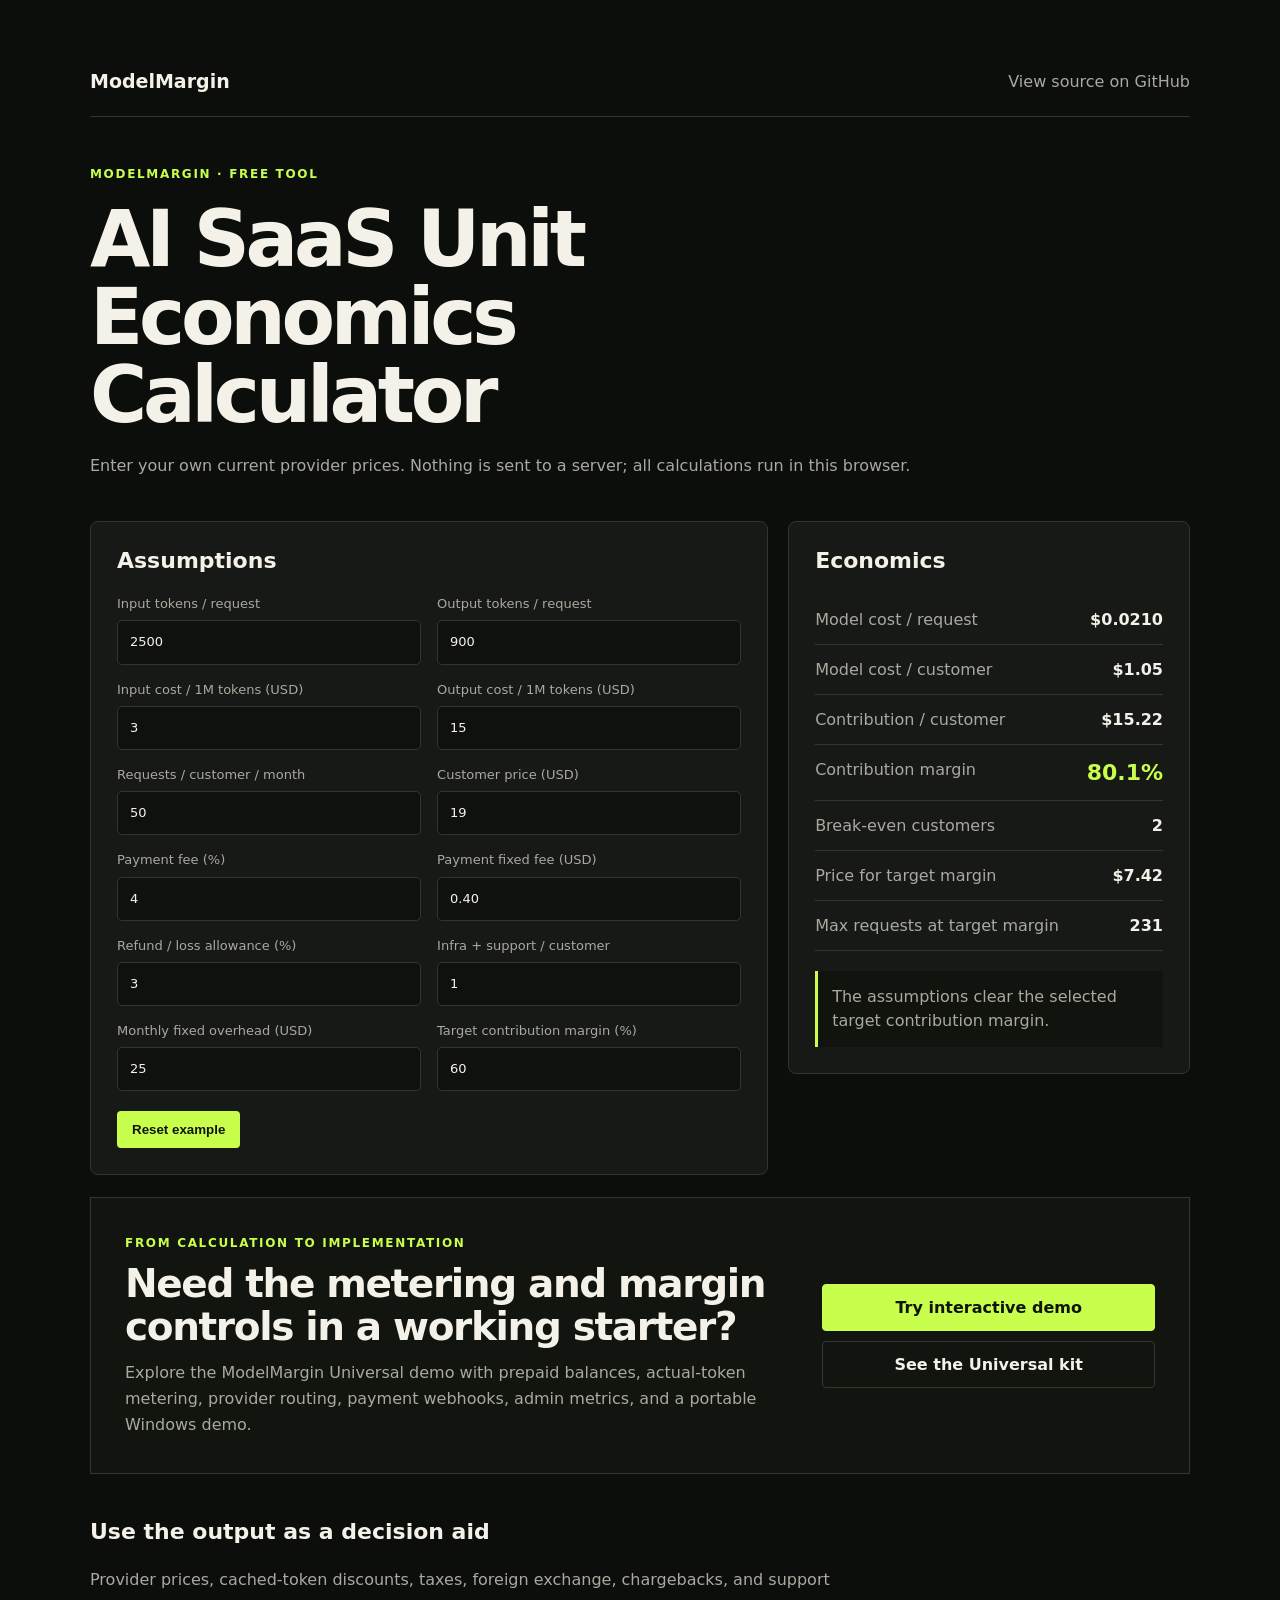
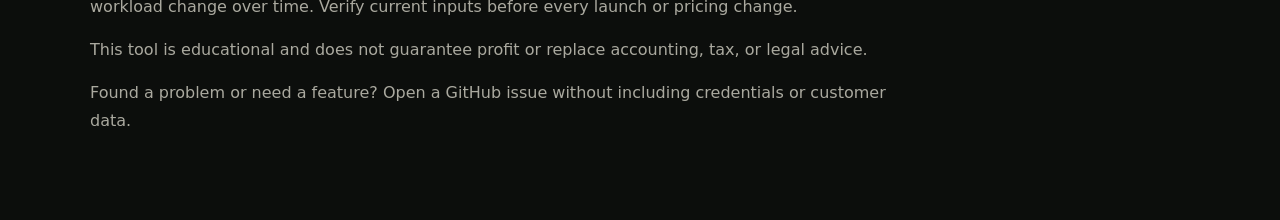
<file: index.html>
<!doctype html>
<html lang="en">
<head>
  <meta charset="utf-8">
  <meta name="viewport" content="width=device-width,initial-scale=1">
  <title>AI SaaS Unit Economics Calculator</title>
  <meta name="description" content="Calculate per-request AI cost, contribution margin, break-even customers, and a target-margin price.">
  <link rel="canonical" href="https://congqimao666.github.io/modelmargin-lite/">
  <meta property="og:title" content="Free AI SaaS Unit Economics Calculator">
  <meta property="og:description" content="Check LLM cost, contribution margin, break-even customers, and target pricing in your browser.">
  <meta property="og:type" content="website">
  <meta property="og:url" content="https://congqimao666.github.io/modelmargin-lite/">
  <link rel="stylesheet" href="styles.css">
</head>
<body>
  <main class="wrap">
    <nav class="topbar" aria-label="Primary navigation">
      <a class="brand" data-campaign-link href="product.html?utm_source=github_pages&amp;utm_medium=free_tool&amp;utm_campaign=modelmargin_lite">ModelMargin</a>
      <a href="https://github.com/congqimao666/modelmargin-lite">View source on GitHub</a>
    </nav>
    <header>
      <span class="kicker">MODELMARGIN · FREE TOOL</span>
      <h1>AI SaaS Unit Economics Calculator</h1>
      <p>Enter your own current provider prices. Nothing is sent to a server; all calculations run in this browser.</p>
    </header>

    <section class="layout">
      <form id="calculator" class="panel inputs">
        <h2>Assumptions</h2>
        <div class="fields">
          <label>Input tokens / request<input id="inputTokens" type="number" min="0" step="100" value="2500"></label>
          <label>Output tokens / request<input id="outputTokens" type="number" min="0" step="100" value="900"></label>
          <label>Input cost / 1M tokens (USD)<input id="inputRate" type="number" min="0" step="0.01" value="3"></label>
          <label>Output cost / 1M tokens (USD)<input id="outputRate" type="number" min="0" step="0.01" value="15"></label>
          <label>Requests / customer / month<input id="requests" type="number" min="0" step="1" value="50"></label>
          <label>Customer price (USD)<input id="customerPrice" type="number" min="0" step="0.01" value="19"></label>
          <label>Payment fee (%)<input id="feePercent" type="number" min="0" max="100" step="0.1" value="4"></label>
          <label>Payment fixed fee (USD)<input id="feeFixed" type="number" min="0" step="0.01" value="0.40"></label>
          <label>Refund / loss allowance (%)<input id="refundRate" type="number" min="0" max="100" step="0.1" value="3"></label>
          <label>Infra + support / customer<input id="infraCost" type="number" min="0" step="0.01" value="1"></label>
          <label>Monthly fixed overhead (USD)<input id="fixedOverhead" type="number" min="0" step="1" value="25"></label>
          <label>Target contribution margin (%)<input id="targetMargin" type="number" min="0" max="99" step="1" value="60"></label>
        </div>
        <button type="reset">Reset example</button>
      </form>

      <section class="panel results" aria-live="polite">
        <h2>Economics</h2>
        <div class="metric"><span>Model cost / request</span><strong id="costRequest">—</strong></div>
        <div class="metric"><span>Model cost / customer</span><strong id="costCustomer">—</strong></div>
        <div class="metric"><span>Contribution / customer</span><strong id="contribution">—</strong></div>
        <div class="metric emphasis"><span>Contribution margin</span><strong id="margin">—</strong></div>
        <div class="metric"><span>Break-even customers</span><strong id="breakEven">—</strong></div>
        <div class="metric"><span>Price for target margin</span><strong id="targetPrice">—</strong></div>
        <div class="metric"><span>Max requests at target margin</span><strong id="maxRequests">—</strong></div>
        <p id="signal" class="signal"></p>
      </section>
    </section>

    <section class="cta">
      <div>
        <span class="kicker">FROM CALCULATION TO IMPLEMENTATION</span>
        <h2>Need the metering and margin controls in a working starter?</h2>
        <p>Explore the ModelMargin Universal demo with prepaid balances, actual-token metering, provider routing, payment webhooks, admin metrics, and a portable Windows demo.</p>
      </div>
      <div class="actions">
        <a class="button primary" data-campaign-link href="demo.html?utm_source=github_pages&amp;utm_medium=free_tool&amp;utm_campaign=modelmargin_lite">Try interactive demo</a>
        <a class="button secondary" data-campaign-link href="product.html?utm_source=github_pages&amp;utm_medium=free_tool&amp;utm_campaign=modelmargin_lite">See the Universal kit</a>
      </div>
    </section>

    <section class="notes">
      <h2>Use the output as a decision aid</h2>
      <p>Provider prices, cached-token discounts, taxes, foreign exchange, chargebacks, and support workload change over time. Verify current inputs before every launch or pricing change.</p>
      <p>This tool is educational and does not guarantee profit or replace accounting, tax, or legal advice.</p>
      <p>Found a problem or need a feature? <a href="https://github.com/congqimao666/modelmargin-lite/issues">Open a GitHub issue</a> without including credentials or customer data.</p>
    </section>
  </main>
  <script src="app.js"></script>
</body>
</html>
</file>
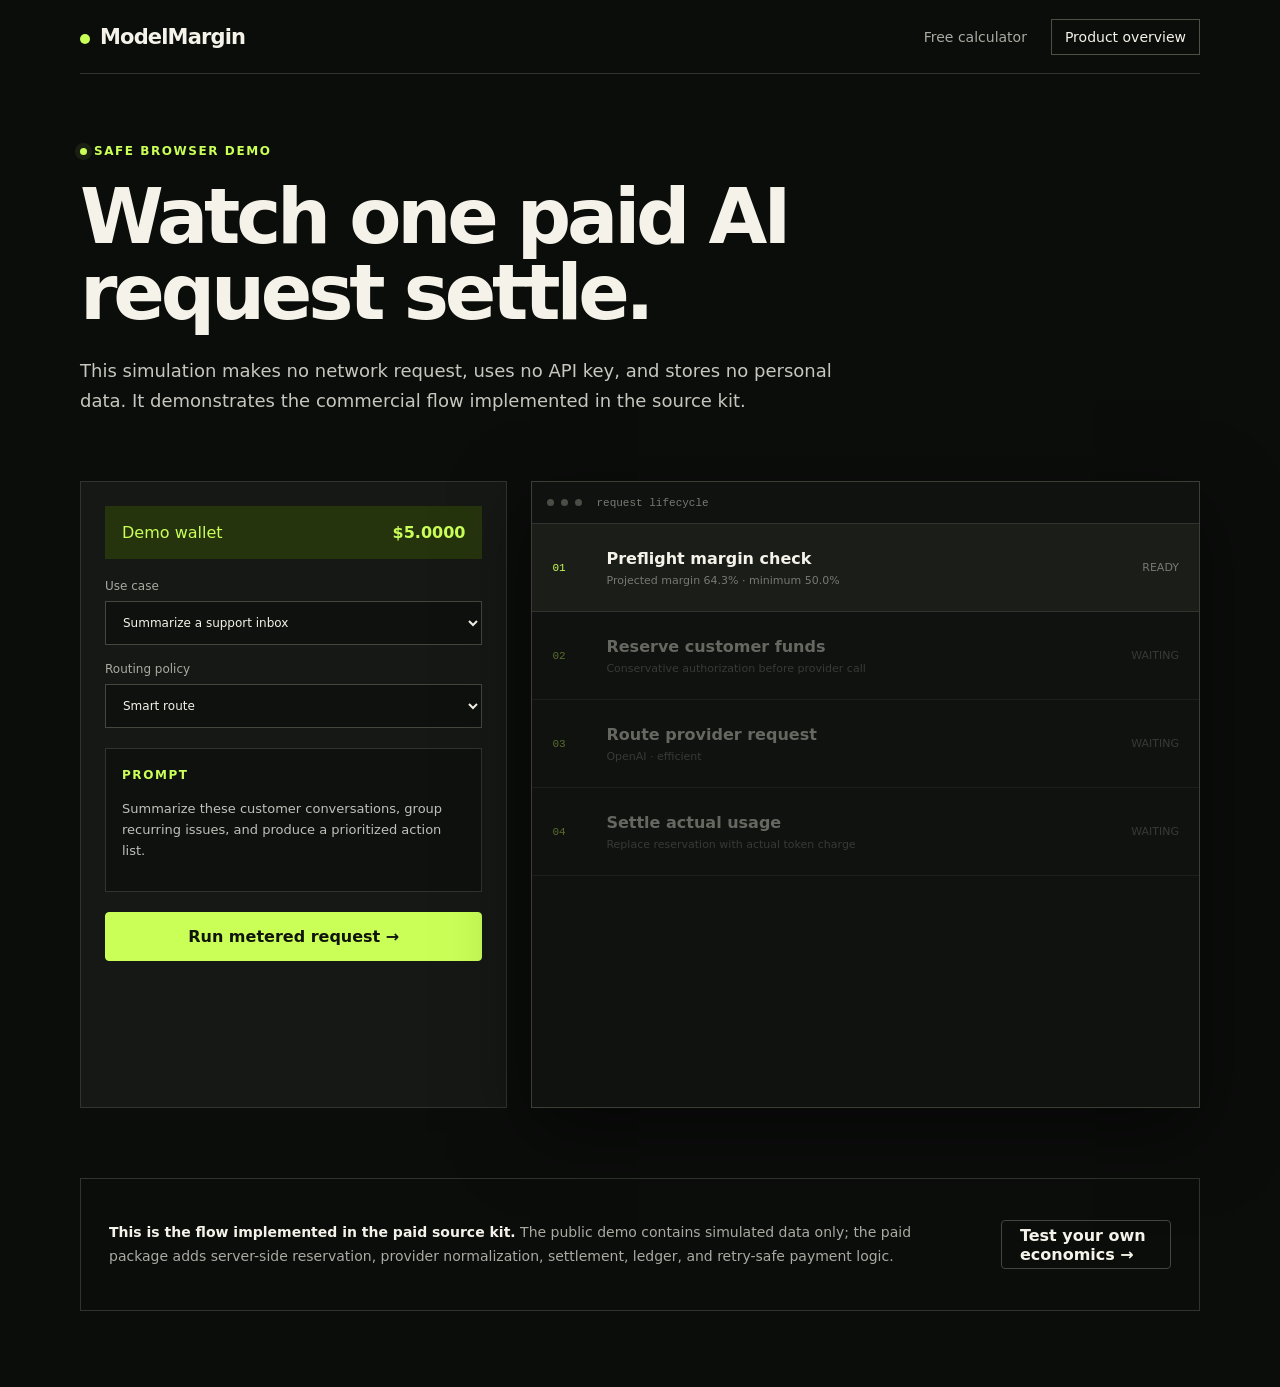
<file: demo.html>
<!doctype html><html lang="en"><head><meta charset="utf-8"><meta name="viewport" content="width=device-width,initial-scale=1"><title>ModelMargin Interactive Metering Demo</title><meta name="description" content="Run a safe browser simulation of reserve, route, meter, and settle for an AI request."><link rel="canonical" href="https://congqimao666.github.io/modelmargin-lite/demo.html"><link rel="stylesheet" href="site.css"></head><body>
<nav class="nav shell"><a class="brand" href="product.html">ModelMargin</a><div class="navlinks"><a href="index.html">Free calculator</a><a class="nav-cta" href="product.html#offer">Product overview</a></div></nav><main><section class="demo-hero shell"><div class="eyebrow"><span class="dot"></span>SAFE BROWSER DEMO</div><h1>Watch one paid AI request settle.</h1><p class="lede">This simulation makes no network request, uses no API key, and stores no personal data. It demonstrates the commercial flow implemented in the source kit.</p></section>
<section class="tour shell"><div class="controls"><div class="balance"><span>Demo wallet</span><strong id="balance">$5.0000</strong></div><label>Use case<select id="scenario"><option value="support">Summarize a support inbox</option><option value="marketing">Localize a launch campaign</option><option value="code">Review an API change</option></select></label><label>Routing policy<select id="route"><option value="smart">Smart route</option><option value="openai">OpenAI advanced route</option><option value="claude">Anthropic route</option></select></label><div class="prompt"><small class="label">PROMPT</small><p id="prompt"></p></div><button id="run" class="button primary full">Run metered request →</button></div>
<div class="console"><div class="window"><i></i><i></i><i></i><span>request lifecycle</span></div><div class="step active" data-step="1"><b>01</b><div><strong>Preflight margin check</strong><span id="margin-check"></span></div><em>READY</em></div><div class="step" data-step="2"><b>02</b><div><strong>Reserve customer funds</strong><span>Conservative authorization before provider call</span></div><em>WAITING</em></div><div class="step" data-step="3"><b>03</b><div><strong>Route provider request</strong><span id="provider"></span></div><em>WAITING</em></div><div class="step" data-step="4"><b>04</b><div><strong>Settle actual usage</strong><span>Replace reservation with actual token charge</span></div><em>WAITING</em></div><div id="receipt" class="receipt"><div class="label">SETTLEMENT RECEIPT</div><dl><div><dt>Input usage</dt><dd id="input"></dd></div><div><dt>Output usage</dt><dd id="output"></dd></div><div><dt>Provider cost</dt><dd id="cost"></dd></div><div><dt>Customer charge</dt><dd id="charge"></dd></div><div><dt>Gross margin</dt><dd id="margin" class="accent"></dd></div></dl></div></div></section>
<section class="explain shell"><p class="copy"><strong style="color:var(--ink)">This is the flow implemented in the paid source kit.</strong> The public demo contains simulated data only; the paid package adds server-side reservation, provider normalization, settlement, ledger, and retry-safe payment logic.</p><a class="button secondary" href="index.html">Test your own economics →</a></section></main><script src="demo.js"></script></body></html>
</file>
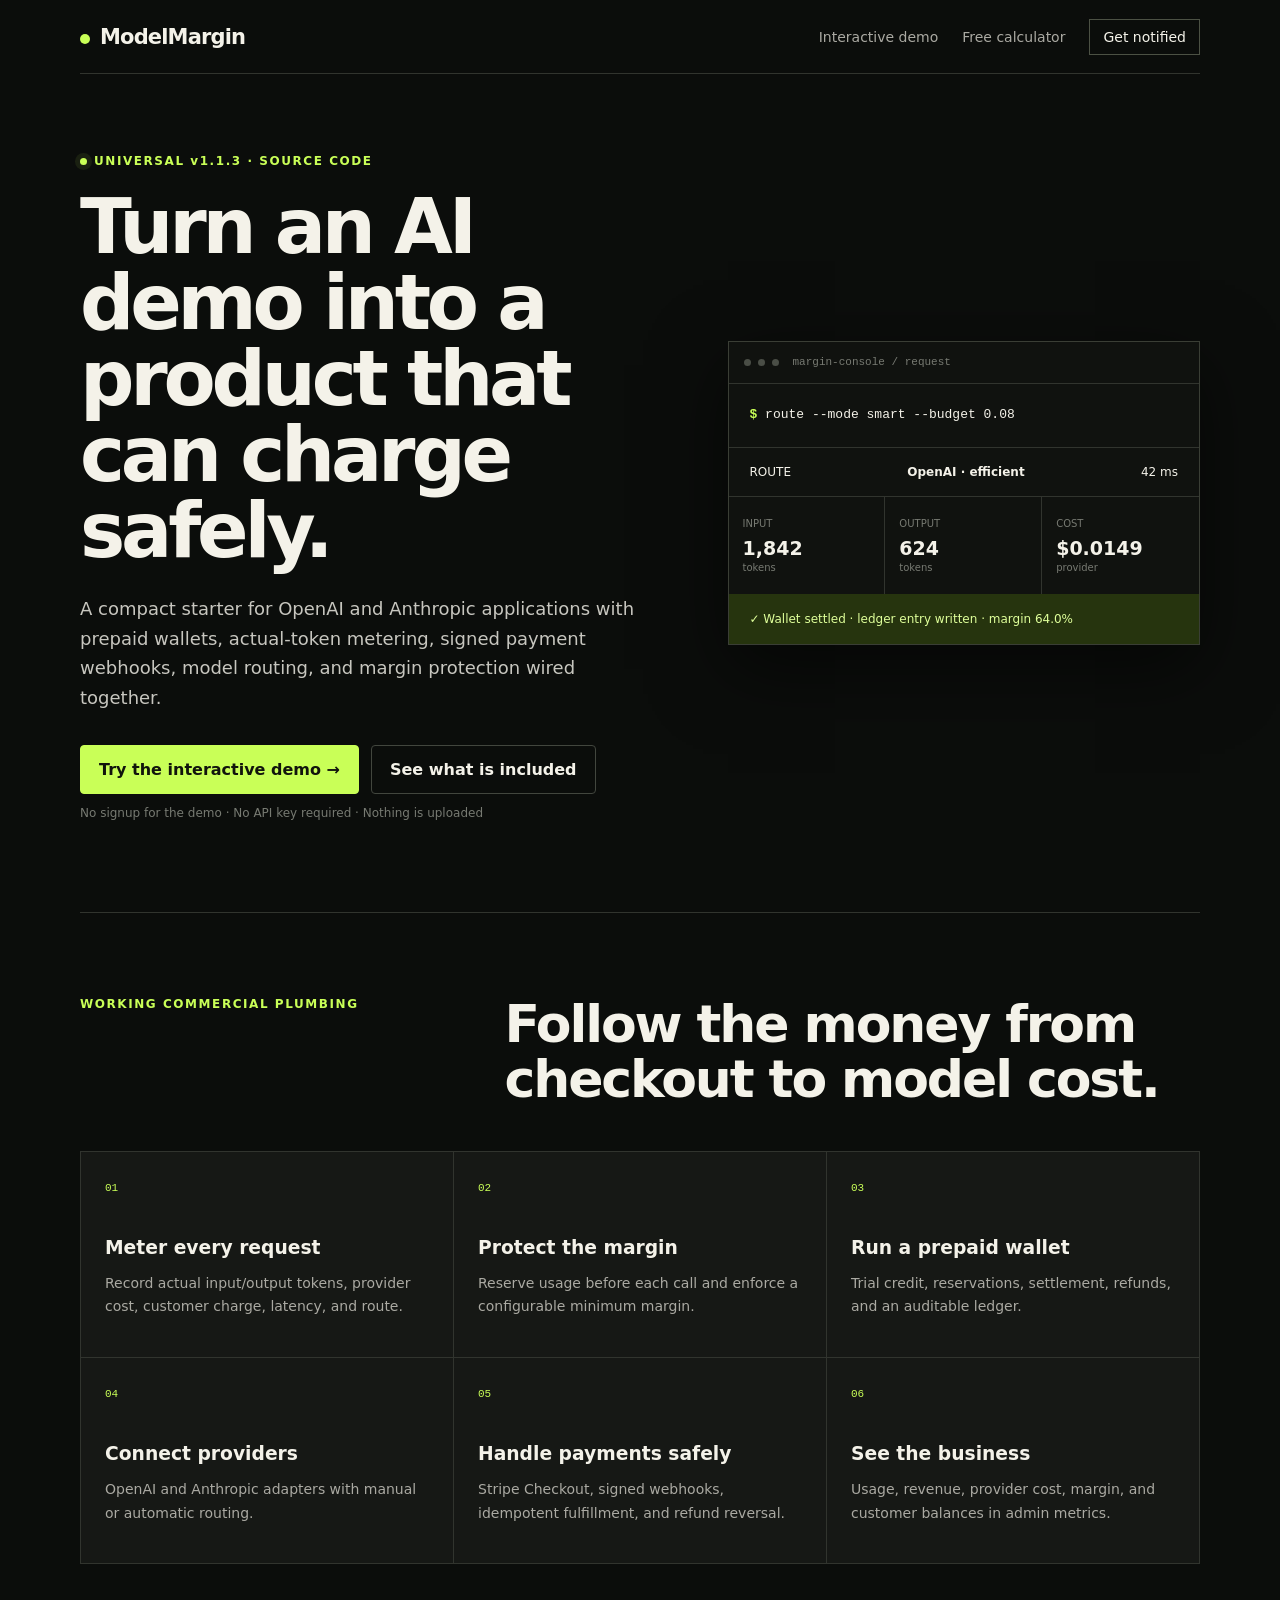
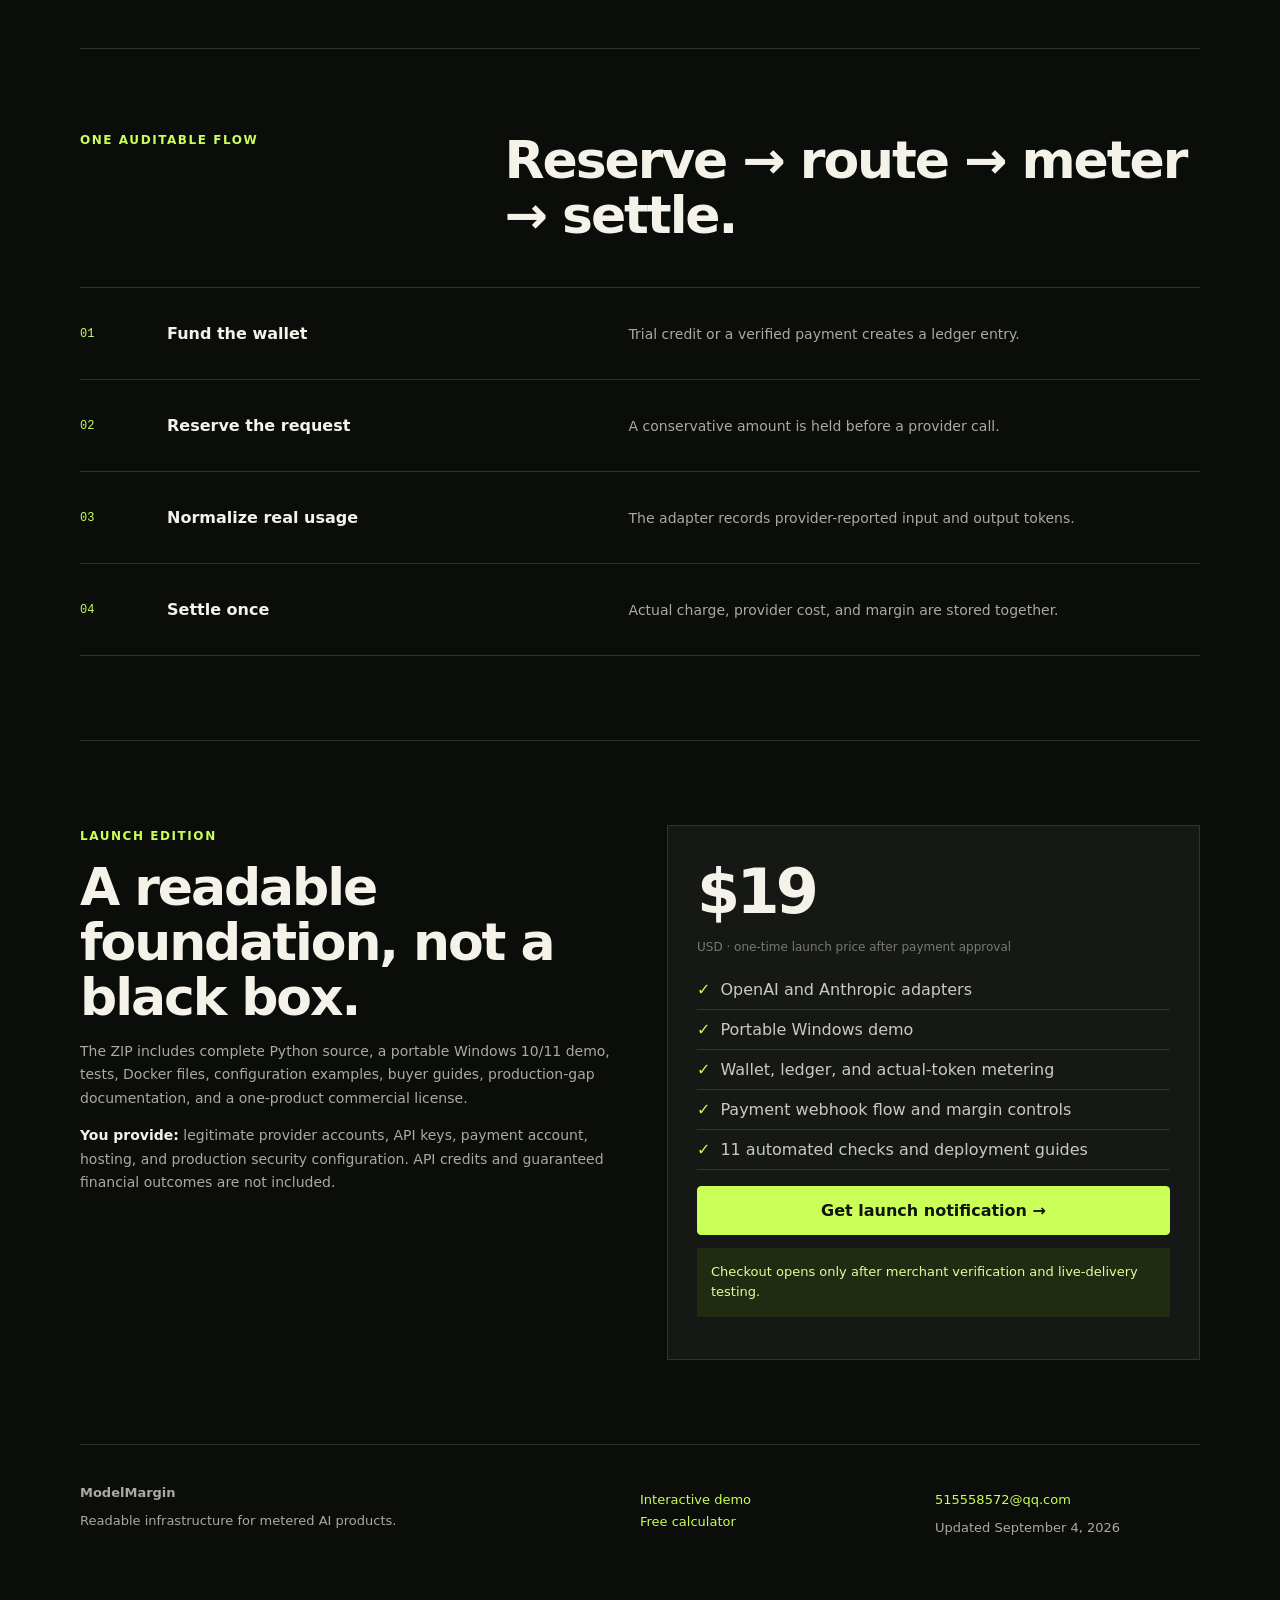
<file: product.html>
<!doctype html><html lang="en"><head><meta charset="utf-8"><meta name="viewport" content="width=device-width,initial-scale=1"><title>ModelMargin Universal — Metered AI SaaS Starter</title><meta name="description" content="A source-code starter for prepaid AI usage, actual-token metering, provider routing, signed payment webhooks, and margin controls."><link rel="canonical" href="https://congqimao666.github.io/modelmargin-lite/product.html"><link rel="stylesheet" href="site.css"></head><body>
<nav class="nav shell"><a class="brand" href="product.html">ModelMargin</a><div class="navlinks"><a href="demo.html">Interactive demo</a><a href="index.html">Free calculator</a><a class="nav-cta" href="#offer">Get notified</a></div></nav>
<main><section class="hero shell"><div><div class="eyebrow"><span class="dot"></span>UNIVERSAL v1.1.3 · SOURCE CODE</div><h1>Turn an AI demo into a product that can charge safely.</h1><p class="lede">A compact starter for OpenAI and Anthropic applications with prepaid wallets, actual-token metering, signed payment webhooks, model routing, and margin protection wired together.</p><div class="actions"><a class="button primary" href="demo.html">Try the interactive demo →</a><a class="button secondary" href="#included">See what is included</a></div><p class="micro">No signup for the demo · No API key required · Nothing is uploaded</p></div><div class="console"><div class="window"><i></i><i></i><i></i><span>margin-console / request</span></div><div class="command"><b>$</b> route --mode smart --budget 0.08</div><div class="route"><span>ROUTE</span><strong>OpenAI · efficient</strong><span>42 ms</span></div><div class="metrics"><div><small>INPUT</small><strong>1,842</strong><span>tokens</span></div><div><small>OUTPUT</small><strong>624</strong><span>tokens</span></div><div><small>COST</small><strong>$0.0149</strong><span>provider</span></div></div><div class="settle">✓ Wallet settled · ledger entry written · margin 64.0%</div></div></section>
<section id="included" class="section shell"><div class="section-head"><span>WORKING COMMERCIAL PLUMBING</span><h2>Follow the money from checkout to model cost.</h2></div><div class="grid"><article class="card"><small>01</small><h3>Meter every request</h3><p>Record actual input/output tokens, provider cost, customer charge, latency, and route.</p></article><article class="card"><small>02</small><h3>Protect the margin</h3><p>Reserve usage before each call and enforce a configurable minimum margin.</p></article><article class="card"><small>03</small><h3>Run a prepaid wallet</h3><p>Trial credit, reservations, settlement, refunds, and an auditable ledger.</p></article><article class="card"><small>04</small><h3>Connect providers</h3><p>OpenAI and Anthropic adapters with manual or automatic routing.</p></article><article class="card"><small>05</small><h3>Handle payments safely</h3><p>Stripe Checkout, signed webhooks, idempotent fulfillment, and refund reversal.</p></article><article class="card"><small>06</small><h3>See the business</h3><p>Usage, revenue, provider cost, margin, and customer balances in admin metrics.</p></article></div></section>
<section class="section shell"><div class="section-head"><span>ONE AUDITABLE FLOW</span><h2>Reserve → route → meter → settle.</h2></div><ol class="workflow"><li><b>01</b><strong>Fund the wallet</strong><span>Trial credit or a verified payment creates a ledger entry.</span></li><li><b>02</b><strong>Reserve the request</strong><span>A conservative amount is held before a provider call.</span></li><li><b>03</b><strong>Normalize real usage</strong><span>The adapter records provider-reported input and output tokens.</span></li><li><b>04</b><strong>Settle once</strong><span>Actual charge, provider cost, and margin are stored together.</span></li></ol></section>
<section id="offer" class="section shell two"><div><span class="label">LAUNCH EDITION</span><h2 style="margin-top:16px">A readable foundation, not a black box.</h2><p class="copy">The ZIP includes complete Python source, a portable Windows 10/11 demo, tests, Docker files, configuration examples, buyer guides, production-gap documentation, and a one-product commercial license.</p><p class="copy"><strong style="color:var(--ink)">You provide:</strong> legitimate provider accounts, API keys, payment account, hosting, and production security configuration. API credits and guaranteed financial outcomes are not included.</p></div><article class="box"><div class="price">$19</div><p class="micro">USD · one-time launch price after payment approval</p><ul><li>OpenAI and Anthropic adapters</li><li>Portable Windows demo</li><li>Wallet, ledger, and actual-token metering</li><li>Payment webhook flow and margin controls</li><li>11 automated checks and deployment guides</li></ul><a class="button primary full" href="mailto:515558572@qq.com?subject=LLM%20Margin%20Kit%20launch%20notification">Get launch notification →</a><p class="notice">Checkout opens only after merchant verification and live-delivery testing.</p></article></section>
</main><footer class="footer shell"><div><strong>ModelMargin</strong><p>Readable infrastructure for metered AI products.</p></div><div><a href="demo.html">Interactive demo</a><a href="index.html">Free calculator</a></div><div><a href="mailto:515558572@qq.com">515558572@qq.com</a><p>Updated September 4, 2026</p></div></footer></body></html>
</file>
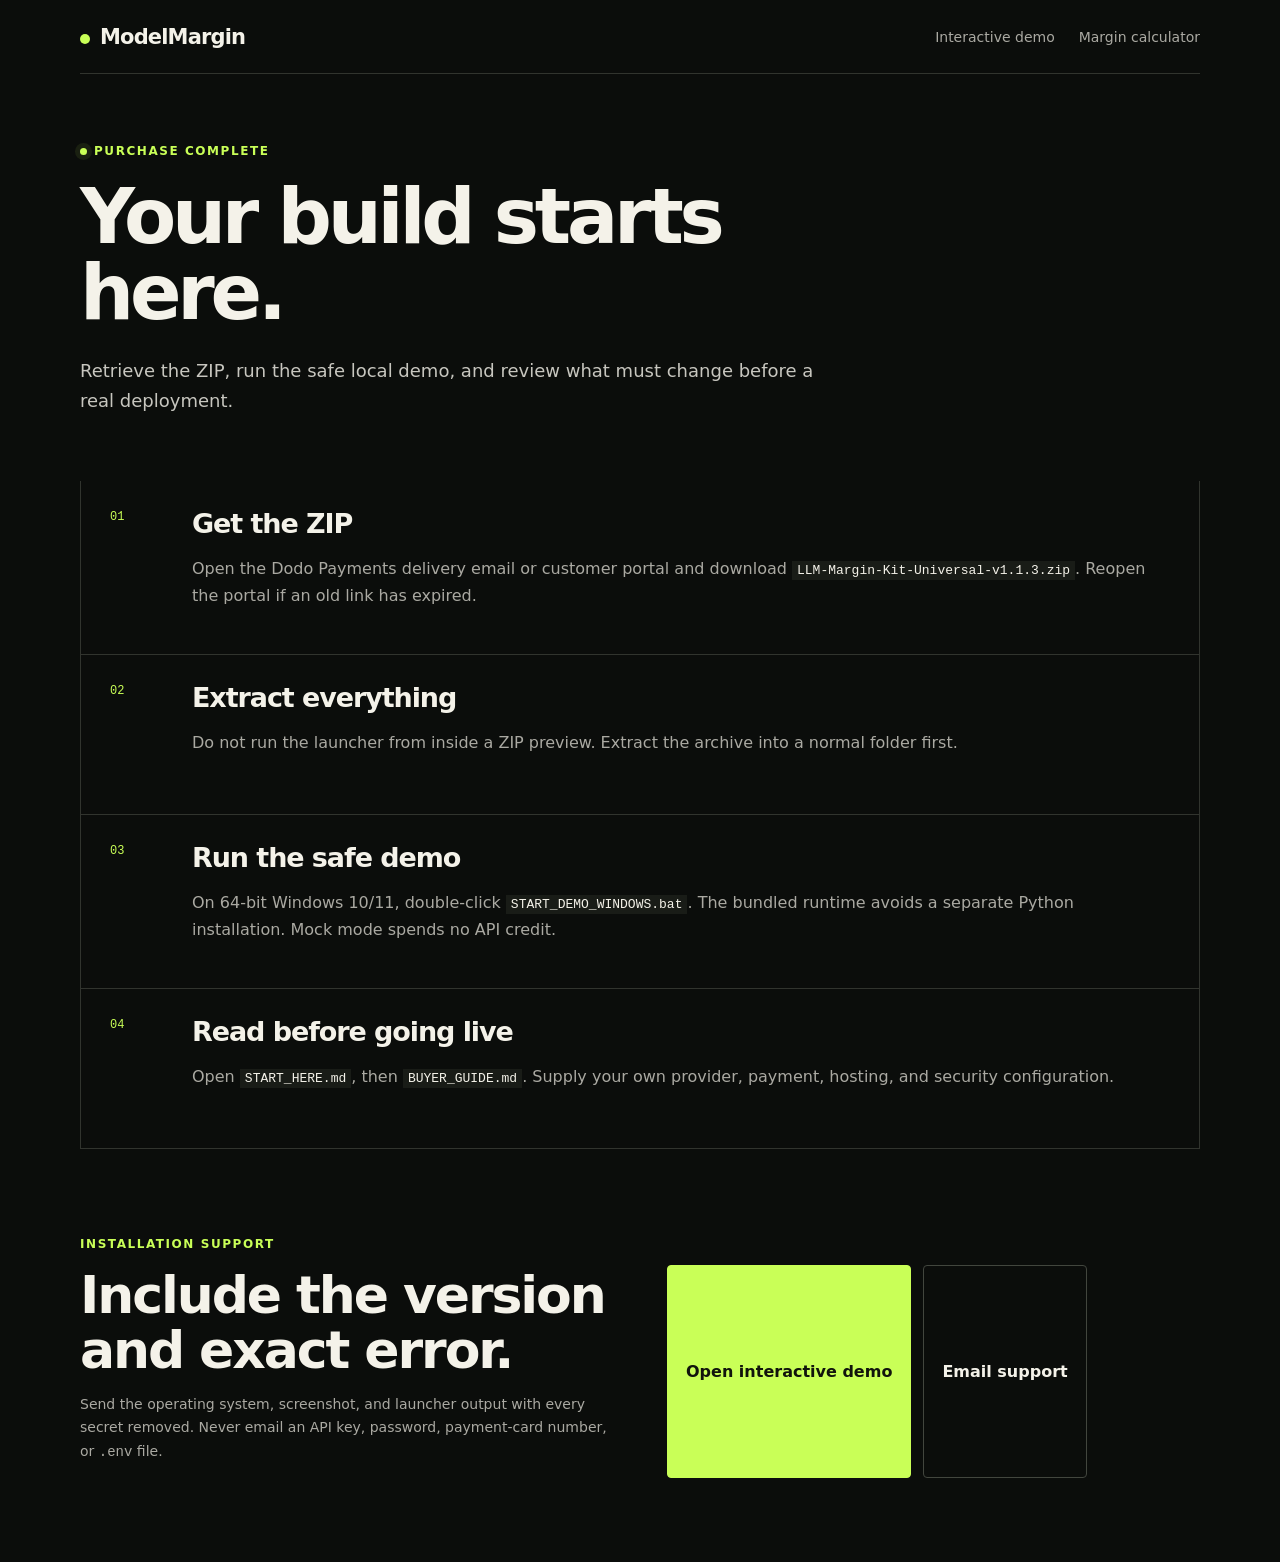
<file: start.html>
<!doctype html><html lang="en"><head><meta charset="utf-8"><meta name="viewport" content="width=device-width,initial-scale=1"><title>Start with ModelMargin Universal</title><meta name="description" content="Post-purchase checklist for ModelMargin Universal."><meta name="robots" content="noindex"><link rel="stylesheet" href="site.css"></head><body><nav class="nav shell"><a class="brand" href="product.html">ModelMargin</a><div class="navlinks"><a href="demo.html">Interactive demo</a><a href="index.html">Margin calculator</a></div></nav><main><section class="start-hero shell"><div class="eyebrow"><span class="dot"></span>PURCHASE COMPLETE</div><h1>Your build starts here.</h1><p class="lede">Retrieve the ZIP, run the safe local demo, and review what must change before a real deployment.</p></section><section class="start-grid shell"><article><b>01</b><div><h2>Get the ZIP</h2><p>Open the Dodo Payments delivery email or customer portal and download <code>LLM-Margin-Kit-Universal-v1.1.3.zip</code>. Reopen the portal if an old link has expired.</p></div></article><article><b>02</b><div><h2>Extract everything</h2><p>Do not run the launcher from inside a ZIP preview. Extract the archive into a normal folder first.</p></div></article><article><b>03</b><div><h2>Run the safe demo</h2><p>On 64-bit Windows 10/11, double-click <code>START_DEMO_WINDOWS.bat</code>. The bundled runtime avoids a separate Python installation. Mock mode spends no API credit.</p></div></article><article><b>04</b><div><h2>Read before going live</h2><p>Open <code>START_HERE.md</code>, then <code>BUYER_GUIDE.md</code>. Supply your own provider, payment, hosting, and security configuration.</p></div></article></section><section class="section shell two"><div><span class="label">INSTALLATION SUPPORT</span><h2 style="margin-top:16px">Include the version and exact error.</h2><p class="copy">Send the operating system, screenshot, and launcher output with every secret removed. Never email an API key, password, payment-card number, or <code>.env</code> file.</p></div><div class="actions"><a class="button primary" href="demo.html">Open interactive demo</a><a class="button secondary" href="mailto:515558572@qq.com?subject=LLM%20Margin%20Kit%20v1.1.3%20support">Email support</a></div></section></main></body></html>
</file>
<file: styles.css>
:root { color-scheme: dark; --bg:#0c0e0c; --panel:#171916; --line:#34352f; --ink:#f4f1e8; --muted:#aaa99f; --accent:#c8ff4d; --bad:#ff7b72; }
* { box-sizing:border-box; }
body { margin:0; background:var(--bg); color:var(--ink); font-family:Inter,system-ui,sans-serif; }
.wrap { width:min(1100px,calc(100% - 36px)); margin:auto; padding:70px 0; }
.topbar { display:flex; justify-content:space-between; align-items:center; gap:20px; padding-bottom:24px; margin-bottom:46px; border-bottom:1px solid var(--line); }
.topbar a,.notes a { color:var(--muted); text-decoration:none; }
.topbar a:hover,.notes a:hover { color:var(--accent); }
.topbar .brand { color:var(--ink); font-weight:850; font-size:19px; }
header { max-width:850px; margin-bottom:42px; }
.kicker { color:var(--accent); font-size:12px; font-weight:800; letter-spacing:.14em; }
h1 { margin:18px 0; font-size:clamp(42px,7vw,78px); line-height:1; letter-spacing:-.055em; }
header p,.notes p { color:var(--muted); line-height:1.7; }
.layout { display:grid; grid-template-columns:1.35fr .8fr; gap:20px; align-items:start; }
.panel { background:var(--panel); border:1px solid var(--line); border-radius:8px; padding:26px; }
h2 { margin:0 0 22px; font-size:22px; }
.fields { display:grid; grid-template-columns:1fr 1fr; gap:16px; }
label { color:var(--muted); font-size:13px; line-height:1.4; }
input { width:100%; margin-top:7px; padding:12px; color:var(--ink); background:#0f110f; border:1px solid var(--line); border-radius:5px; font:inherit; }
input:focus { outline:2px solid var(--accent); outline-offset:1px; }
button { margin-top:20px; padding:11px 15px; color:#11140c; background:var(--accent); border:0; border-radius:4px; font-weight:800; cursor:pointer; }
.metric { display:flex; justify-content:space-between; gap:20px; padding:15px 0; border-bottom:1px solid var(--line); color:var(--muted); }
.metric strong { color:var(--ink); white-space:nowrap; }
.metric.emphasis strong { color:var(--accent); font-size:22px; }
.signal { padding:14px; margin:20px 0 0; border-left:3px solid var(--accent); background:#10130e; color:var(--muted); line-height:1.5; }
.signal.bad { border-color:var(--bad); color:#ffc1bd; }
.cta { display:grid; grid-template-columns:1.4fr .7fr; gap:32px; align-items:center; margin-top:22px; padding:34px; border:1px solid var(--line); background:#11140f; }
.cta h2 { margin:12px 0; font-size:clamp(25px,4vw,39px); line-height:1.08; letter-spacing:-.035em; }
.cta p { margin:0; color:var(--muted); line-height:1.65; }
.actions { display:flex; flex-direction:column; gap:10px; }
.button { display:block; padding:13px 16px; border:1px solid var(--line); border-radius:4px; text-align:center; text-decoration:none; font-weight:800; }
.button.primary { color:#11140c; background:var(--accent); border-color:var(--accent); }
.button.secondary { color:var(--ink); background:transparent; }
.notes { padding:45px 0 0; max-width:800px; }
@media (max-width:760px) { .layout,.fields,.cta { grid-template-columns:1fr; } .wrap { padding:40px 0; } .topbar { align-items:flex-start; flex-direction:column; margin-bottom:36px; } }
</file>
<file: site.css>
:root{color-scheme:dark;--ink:#f4f2e9;--muted:#aaa9a2;--soft:#777a72;--line:#31342e;--panel:#161815;--panel2:#1c1f1a;--accent:#c9ff57;--deep:#26340e;--bg:#0b0d0b;--danger:#ff9c88}
*{box-sizing:border-box}html{scroll-behavior:smooth}body{margin:0;background:var(--bg);color:var(--ink);font-family:Inter,ui-sans-serif,system-ui,-apple-system,"Segoe UI",sans-serif}a{color:inherit;text-decoration:none}button,select{font:inherit}.shell{width:min(1120px,calc(100% - 40px));margin:auto}.nav{height:74px;display:flex;align-items:center;justify-content:space-between;border-bottom:1px solid var(--line)}.brand{font-size:21px;font-weight:850;letter-spacing:-.04em}.brand:before{content:"";display:inline-block;width:10px;height:10px;margin-right:10px;border-radius:50%;background:var(--accent)}.navlinks{display:flex;gap:24px;align-items:center;color:var(--muted);font-size:14px}.navlinks a:hover,.text-link{color:var(--accent)}.nav-cta{padding:9px 13px;border:1px solid #4c5144;color:var(--ink)!important}.hero{min-height:620px;padding:80px 0;display:grid;grid-template-columns:1.1fr .9fr;gap:70px;align-items:center;border-bottom:1px solid var(--line)}.eyebrow,.label,.section-head>span{color:var(--accent);font-size:12px;font-weight:850;letter-spacing:.13em}.dot{display:inline-block;width:7px;height:7px;margin-right:7px;border-radius:50%;background:var(--accent);box-shadow:0 0 0 5px #c9ff5714}h1{margin:21px 0 25px;max-width:850px;font-size:clamp(48px,6vw,76px);line-height:1;letter-spacing:-.055em}h2{margin:0;font-size:clamp(32px,4.3vw,52px);line-height:1.06;letter-spacing:-.04em}h3{margin:0 0 12px}.lede{max-width:760px;color:#c7c6bf;font-size:18px;line-height:1.65}.actions{display:flex;gap:12px;flex-wrap:wrap;margin-top:32px}.button{display:inline-flex;min-height:49px;align-items:center;justify-content:center;padding:0 18px;border:1px solid #42463e;border-radius:4px;font-weight:800;cursor:pointer}.button:hover{transform:translateY(-1px)}.primary{background:var(--accent);border-color:var(--accent);color:#11140c}.secondary{background:transparent}.full{width:100%}.micro{color:var(--soft);font-size:12px}.console{background:#10120f;border:1px solid #3a3e35;box-shadow:0 24px 70px #0008}.window{height:42px;padding:0 15px;display:flex;align-items:center;gap:7px;border-bottom:1px solid var(--line);color:var(--soft);font:11px ui-monospace,monospace}.window i{width:7px;height:7px;border-radius:50%;background:#4a4e46}.window span{margin-left:7px}.command{padding:21px;border-bottom:1px solid var(--line);font:13px/1.6 ui-monospace,monospace}.command b{color:var(--accent)}.route{padding:17px 21px;display:flex;justify-content:space-between;border-bottom:1px solid var(--line);font-size:12px}.metrics{display:grid;grid-template-columns:repeat(3,1fr)}.metrics div{padding:21px 14px;border-right:1px solid var(--line)}.metrics div:last-child{border:0}.metrics small,.metrics span{display:block;color:var(--soft);font-size:10px}.metrics strong{display:block;margin:8px 0 3px;font-size:19px}.settle{padding:18px 21px;background:var(--deep);color:#dfff9a;font-size:12px}.section{padding:84px 0;border-bottom:1px solid var(--line)}.section-head{display:grid;grid-template-columns:.7fr 1.3fr;gap:50px;margin-bottom:44px}.grid{display:grid;grid-template-columns:repeat(3,1fr);border-top:1px solid var(--line);border-left:1px solid var(--line)}.card{min-height:205px;padding:24px;background:var(--panel);border-right:1px solid var(--line);border-bottom:1px solid var(--line)}.card small{color:var(--accent);font:11px ui-monospace,monospace}.card h3{margin-top:42px}.card p,.copy{color:var(--muted);line-height:1.68;font-size:14px}.workflow{padding:0;margin:0;list-style:none;border-top:1px solid var(--line)}.workflow li{min-height:92px;display:grid;grid-template-columns:65px 1fr 1.3fr;gap:22px;align-items:center;border-bottom:1px solid var(--line)}.workflow b{color:var(--accent);font:12px ui-monospace,monospace}.workflow span{color:var(--muted);font-size:14px}.two{display:grid;grid-template-columns:1fr 1fr;gap:54px}.box{padding:29px;background:var(--panel);border:1px solid var(--line)}.box ul{padding:0;list-style:none}.box li{padding:10px 0;border-bottom:1px solid var(--line);color:#c9cac3}.box li:before{content:"✓";margin-right:10px;color:var(--accent)}.price{font-size:62px;font-weight:850;letter-spacing:-.06em}.notice{padding:14px;background:#202b12;color:#dfff9a;line-height:1.55;font-size:13px}.footer{padding:40px 0 58px;display:grid;grid-template-columns:2fr 1fr 1fr;gap:30px;color:var(--muted);font-size:13px}.footer a{display:block;margin:7px 0;color:var(--accent)}
.demo-hero,.start-hero{padding:70px 0 48px}.tour{display:grid;grid-template-columns:.78fr 1.22fr;gap:24px;padding-bottom:70px}.controls{padding:24px;background:var(--panel);border:1px solid var(--line)}.balance{padding:17px;margin-bottom:20px;display:flex;justify-content:space-between;background:var(--deep);color:var(--accent)}.controls label{display:grid;gap:8px;margin:17px 0;color:var(--muted);font-size:12px}.controls select{width:100%;padding:13px;background:#0f110f;color:var(--ink);border:1px solid #44473e}.prompt{min-height:125px;margin:20px 0;padding:16px;background:#0f110f;border:1px solid var(--line);color:#bfc0b9;font-size:13px;line-height:1.6}.step{min-height:88px;padding:17px 20px;display:grid;grid-template-columns:40px 1fr auto;gap:14px;align-items:center;border-bottom:1px solid var(--line);opacity:.38}.step.active,.step.complete{opacity:1}.step.active{background:#1a1d18}.step>b{color:var(--accent);font:11px ui-monospace,monospace}.step div{display:grid;gap:6px}.step span,.step em{color:var(--soft);font-size:11px}.step em{font-style:normal}.step.complete em{color:var(--accent)}.receipt{margin:17px;padding:17px;border:1px solid #3b4034;opacity:0}.receipt.visible{opacity:1}.receipt dl div{display:flex;justify-content:space-between;padding:5px;font-size:11px}.receipt dd{margin:0}.accent{color:var(--accent)!important}.explain{margin-bottom:76px;padding:28px;display:flex;justify-content:space-between;align-items:center;gap:35px;border:1px solid var(--line)}.start-grid{border-left:1px solid var(--line)}.start-grid article{min-height:160px;padding:29px;display:grid;grid-template-columns:60px 1fr;gap:22px;border-right:1px solid var(--line);border-bottom:1px solid var(--line)}.start-grid article>b{color:var(--accent);font:12px ui-monospace,monospace}.start-grid h2{font-size:27px}.start-grid p{color:var(--muted);line-height:1.7}.start-grid code{color:var(--ink);background:#191c17;padding:2px 5px;overflow-wrap:anywhere}
@media(max-width:850px){.hero,.tour,.two{grid-template-columns:1fr}.grid{grid-template-columns:1fr 1fr}.hero{min-height:0}.section-head{grid-template-columns:1fr;gap:22px}}@media(max-width:650px){.shell{width:calc(100% - 28px)}.navlinks{display:none}.hero{padding:62px 0}.grid,.footer{grid-template-columns:1fr}.metrics{grid-template-columns:1fr}.workflow li{grid-template-columns:35px 1fr;padding:16px 0}.workflow li span{grid-column:2}.actions .button{width:100%}.step{grid-template-columns:32px 1fr}.step em{grid-column:2}.explain{align-items:flex-start;flex-direction:column}.start-grid article{grid-template-columns:35px 1fr;padding:23px 17px}}
</file>
